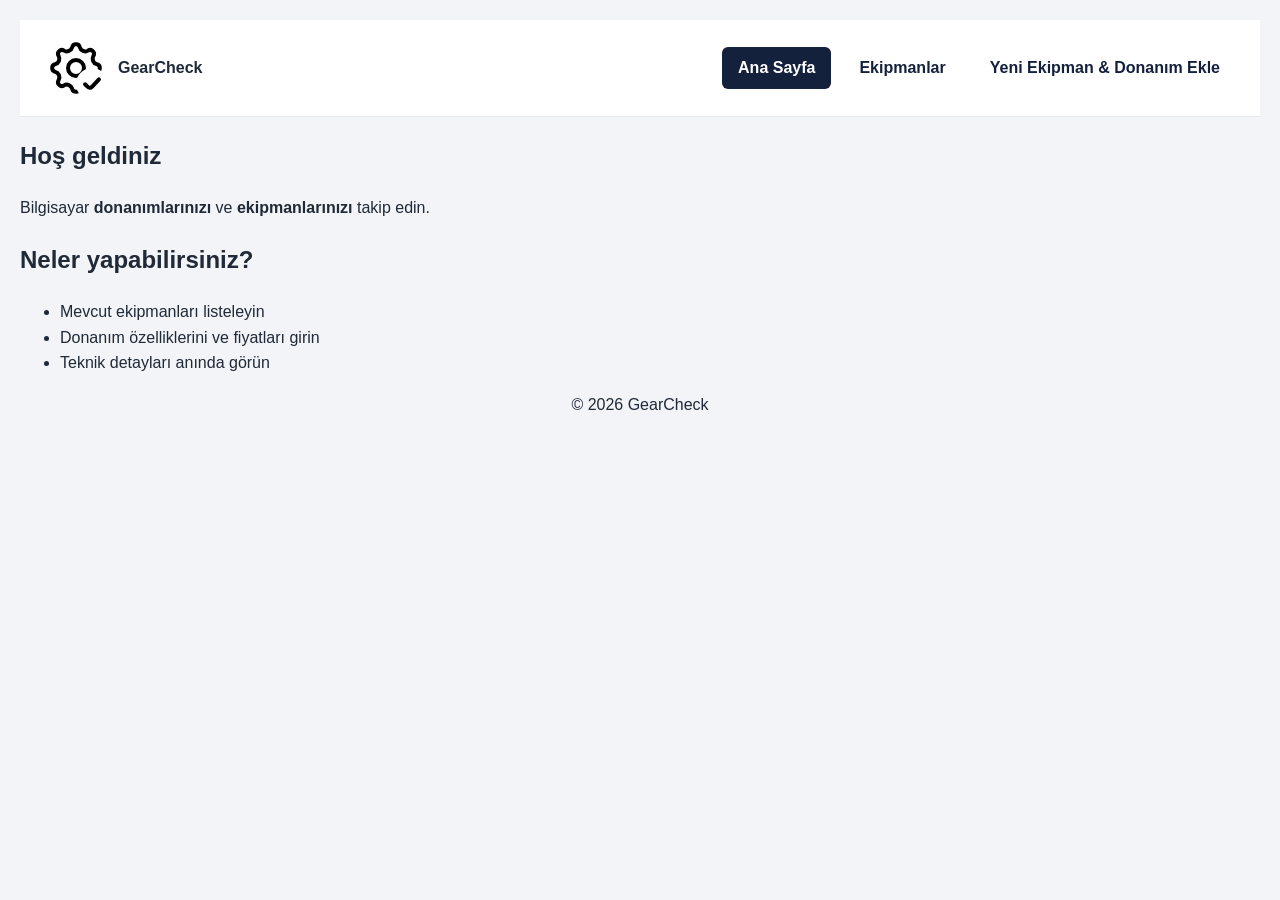
<file: Hafta01/index.html>
<!DOCTYPE html>
<html lang="tr">
<head>
    <meta charset="UTF-8">
    <meta name="viewport" content="width=device-width, initial-scale=1.0">
    <title>GearCheck - Donanım & Ekipman Rehberi<</title>
    <link rel="stylesheet" href="css/stil.css">
</head>
<body>
    <header>
        <a href="index.html" class="logo-link" style="display: flex; align-items: center; gap: 10px; text-decoration: none; color: inherit;">
            <img src="images/gear-check.svg" alt="GearCheck Logo" width="64">
            <strong>GearCheck</strong>
        </a>
        <nav>
            <ul>
                <li><a href="index.html" class="aktif">Ana Sayfa</a></li>
                <li><a href="ekipmanlar.html">Ekipmanlar</a></li>
                <li><a href="ekipman-ekle.html">Yeni Ekipman & Donanım Ekle</a></li>
            </ul>
        </nav>
    </header>

    <main>
        <section id="tanitim">
            <h2>Hoş geldiniz</h2>
            <p>Bilgisayar <strong>donanımlarınızı</strong> ve <strong>ekipmanlarınızı</strong> takip edin.</p>
        </section>

        <section id="ozellikler">
            <h2>Neler yapabilirsiniz?</h2>
            <ul class="ozellik-listesi">
                <li>Mevcut ekipmanları listeleyin</li>
                <li>Donanım özelliklerini ve fiyatları girin</li>
                <li>Teknik detayları <span class="vurgu">anında</span> görün</li>
            </ul>
        </section>
    </main>

    <footer>
        <p>&copy; 2026 GearCheck</p>
    </footer>
</body>
</html>
</file>
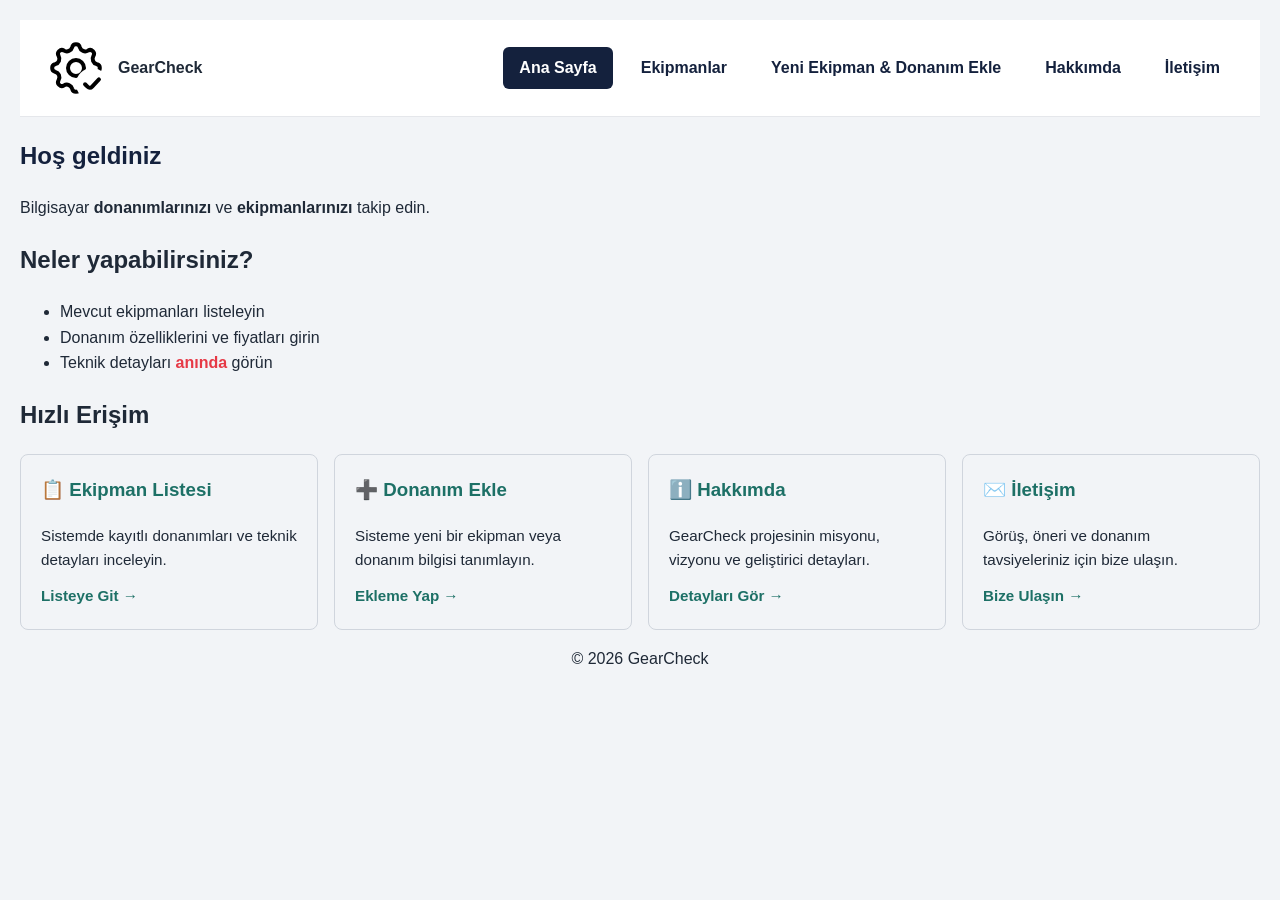
<file: Hafta02/index.html>
<!DOCTYPE html>
<html lang="tr">
<head>
    <meta charset="UTF-8">
    <meta name="viewport" content="width=device-width, initial-scale=1.0">
    <title>GearCheck - Donanım & Ekipman Rehberi</title>
    <link rel="stylesheet" href="css/stil.css">
</head>
<body>
    <header>
        <a href="index.html" class="logo-link" style="display: flex; align-items: center; gap: 10px; text-decoration: none; color: inherit;">
            <img src="images/gear-check.svg" alt="GearCheck Logo" width="64">
            <strong>GearCheck</strong>
        </a>
        <nav>
            <ul>
                <li><a href="index.html" class="aktif">Ana Sayfa</a></li>
                <li><a href="ekipmanlar.html">Ekipmanlar</a></li>
                <li><a href="ekipman-ekle.html">Yeni Ekipman & Donanım Ekle</a></li>
                <li><a href="hakkimda.html">Hakkımda</a></li>
                <li><a href="iletisim.html">İletişim</a></li>
            </ul>
        </nav>
    </header>

    <main>
        <section id="tanitim">
            <h1>Hoş geldiniz</h1>
            <p>Bilgisayar <strong>donanımlarınızı</strong> ve <strong>ekipmanlarınızı</strong> takip edin.</p>
        </section>

        <section id="ozellikler">
            <h2>Neler yapabilirsiniz?</h2>
            <ul class="ozellik-listesi">
                <li>Mevcut ekipmanları listeleyin</li>
                <li>Donanım özelliklerini ve fiyatları girin</li>
                <li>Teknik detayları <span class="vurgu">anında</span> görün</li>
            </ul>
        </section>
        <section id="hizli-erisim">
            <h2>Hızlı Erişim</h2>
            <div class="stats-grid">
                <div class="stat-card" style="text-align: left;">
                    <h3 style="margin-top: 0; color: var(--baglanti-renk, #1D7066);">📋 Ekipman Listesi</h3>
                    <p>Sistemde kayıtlı donanımları ve teknik detayları inceleyin.</p>
                    <p style="margin-top: 12px;"><a href="ekipmanlar.html" style="color: var(--baglanti-renk, #1D7066); font-weight: bold; text-decoration: none;">Listeye Git →</a></p>
                </div>
                <div class="stat-card" style="text-align: left;">
                    <h3 style="margin-top: 0; color: var(--baglanti-renk, #1D7066);">➕ Donanım Ekle</h3>
                    <p>Sisteme yeni bir ekipman veya donanım bilgisi tanımlayın.</p>
                    <p style="margin-top: 12px;"><a href="ekipman-ekle.html" style="color: var(--baglanti-renk, #1D7066); font-weight: bold; text-decoration: none;">Ekleme Yap →</a></p>
                </div>
                <div class="stat-card" style="text-align: left;">
                    <h3 style="margin-top: 0; color: var(--baglanti-renk, #1D7066);">ℹ️ Hakkımda</h3>
                    <p>GearCheck projesinin misyonu, vizyonu ve geliştirici detayları.</p>
                    <p style="margin-top: 12px;"><a href="hakkimda.html" style="color: var(--baglanti-renk, #1D7066); font-weight: bold; text-decoration: none;">Detayları Gör →</a></p>
                </div>

                <div class="stat-card" style="text-align: left;">
                    <h3 style="margin-top: 0; color: var(--baglanti-renk, #1D7066);">✉️ İletişim</h3>
                    <p>Görüş, öneri ve donanım tavsiyeleriniz için bize ulaşın.</p>
                    <p style="margin-top: 12px;"><a href="iletisim.html" style="color: var(--baglanti-renk, #1D7066); font-weight: bold; text-decoration: none;">Bize Ulaşın →</a></p>
                </div>
            </div>
        </section>

    </main>

    <footer>
        <p>&copy; 2026 GearCheck</p>
    </footer>
</body>
</html>
</file>
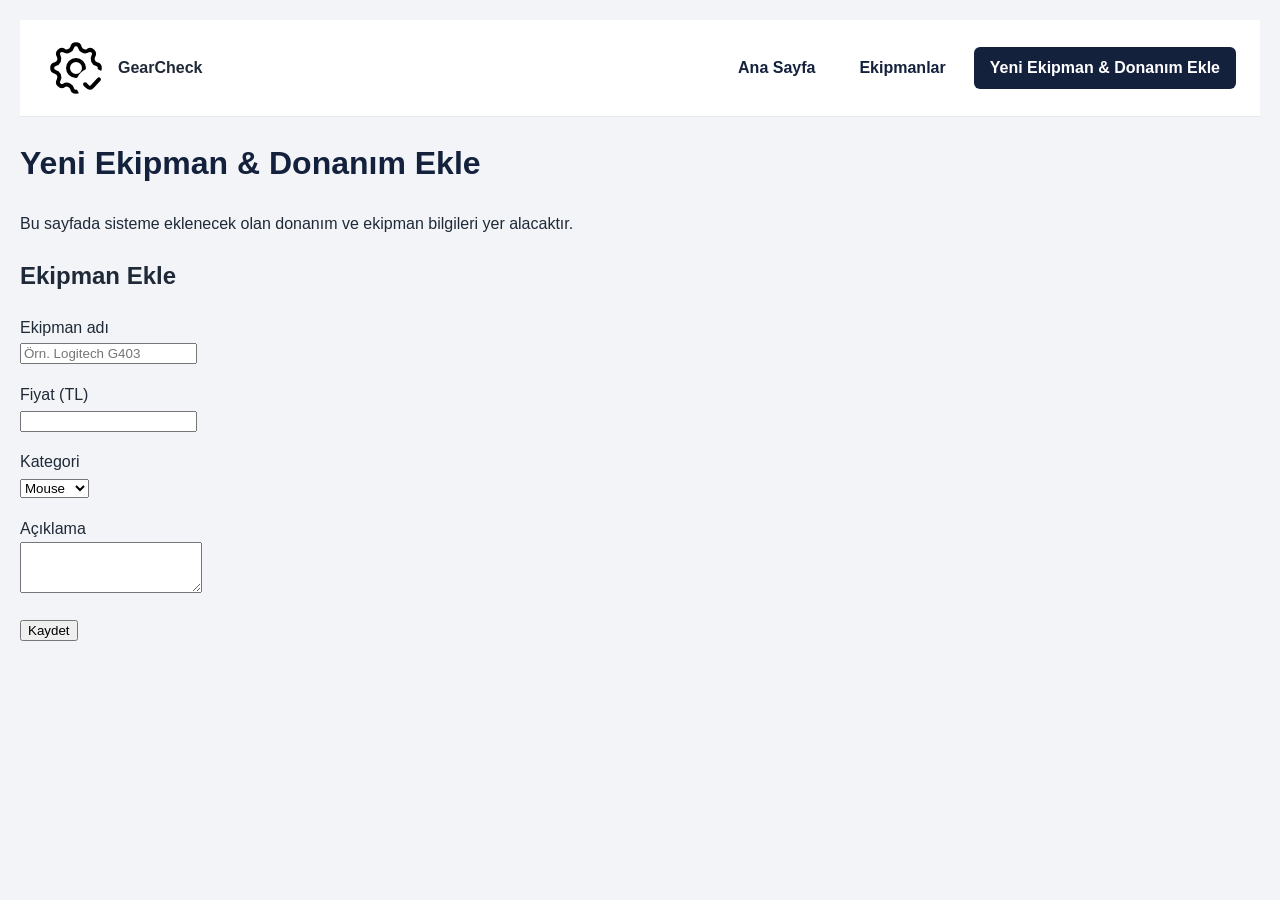
<file: Hafta01/ekipman-ekle.html>
<!DOCTYPE html>
<html lang="tr">
<head>
    <meta charset="UTF-8">
    <meta name="viewport" content="width=device-width, initial-scale=1.0">
    <title>GearCheck - Donanım & Ekipman Rehberi</title>
    <link rel="stylesheet" href="css/stil.css">
</head>
<body>
    <header>
        <a href="index.html" style="display: flex; align-items: center; gap: 10px; text-decoration: none; color: inherit;">
            <img src="images/gear-check.svg" alt="GearCheck Logo" width="64">
            <strong>GearCheck</strong>
        </a>
        <nav>
            <ul>
                <li><a href="index.html">Ana Sayfa</a></li>
                <li><a href="ekipmanlar.html">Ekipmanlar</a></li>
                <li><a href="ekipman-ekle.html" class="aktif">Yeni Ekipman & Donanım Ekle</a></li>
            </ul>
        </nav>
    </header>
    <h1>Yeni Ekipman & Donanım Ekle</h1>
    <p>Bu sayfada sisteme eklenecek olan donanım ve ekipman bilgileri yer alacaktır.</p>
    <main>
    <h2>Ekipman Ekle</h2>

    <form id="ekipmanFormu">
    <p>
      <label for="ekipmanAdi">Ekipman adı</label><br>
      <input type="text" id="ekipmanAdi" name="ekipmanAdi" placeholder="Örn. Logitech G403" required>
    </p>

    <p>
      <label for="fiyat">Fiyat (TL)</label><br>
      <input type="number" id="fiyat" name="fiyat" min="0" required>
    </p>

    <p>
      <label for="kategori">Kategori</label><br>
      <select id="kategori" name="kategori">
        <option value="mouse">Mouse</option>
        <option value="kulaklik">Kulaklık</option>
        <option value="klavye">Klavye</option>
      </select>
    </p>

    <p>
      <label for="aciklama">Açıklama</label><br>
      <textarea id="aciklama" name="aciklama" rows="3"></textarea>
    </p>

    <button type="submit">Kaydet</button>
    </form>
    </main>

    
</body>
</html>
</file>
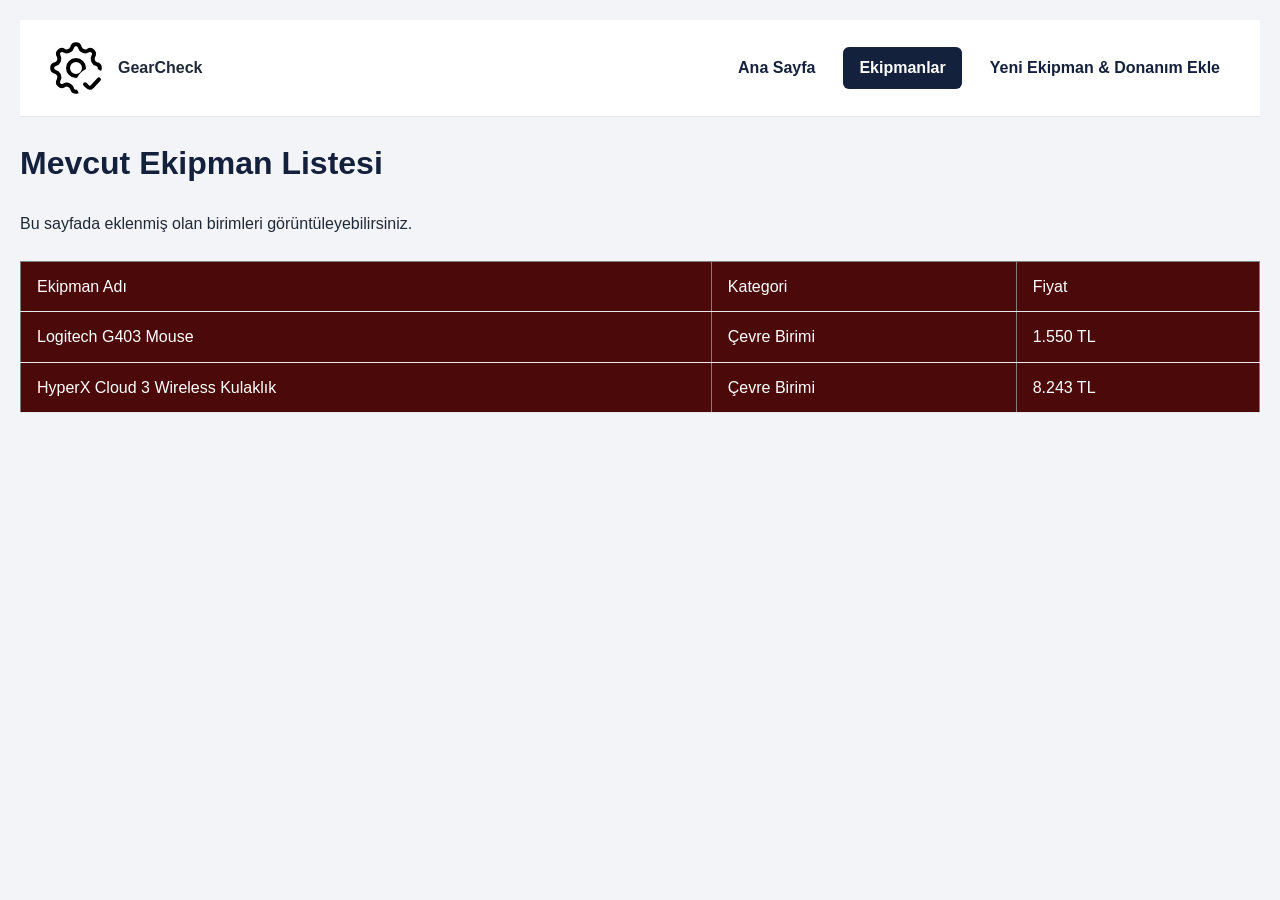
<file: Hafta01/ekipmanlar.html>
<!DOCTYPE html>
<html lang="tr">
<head>
    <meta charset="UTF-8">
    <meta name="viewport" content="width=device-width, initial-scale=1.0">
    <title>GearCheck - Donanım & Ekipman Rehberi</title>
    <link rel="stylesheet" href="css/stil.css">
</head>
<body>
    <header>
        <a href="index.html" style="display: flex; align-items: center; gap: 10px; text-decoration: none; color: inherit;">
            <img src="images/gear-check.svg" alt="GearCheck Logo" width="64">
            <strong>GearCheck</strong>
        </a>
        <nav>
            <ul>
                <li><a href="index.html">Ana Sayfa</a></li>
                <li><a href="ekipmanlar.html" class="aktif">Ekipmanlar</a></li>
                <li><a href="ekipman-ekle.html">Yeni Ekipman & Donanım Ekle</a></li>
            </ul>
        </nav>
    </header>
    <h1>Mevcut Ekipman Listesi</h1>
    <p>Bu sayfada eklenmiş olan birimleri görüntüleyebilirsiniz.</p>

    <table border="1">
        <tr>
            <td>Ekipman Adı</td>
            <td>Kategori</td>
            <td>Fiyat</td>
        </tr>
        <tr>
            <td>Logitech G403 Mouse</td>
            <td>Çevre Birimi</td>
            <td>1.550 TL</td>
        </tr>
        <tr>
            <td>HyperX Cloud 3 Wireless Kulaklık</td>
            <td>Çevre Birimi</td>
            <td>8.243 TL</td>
        </tr>
    </table>
</body>
</html>
</file>
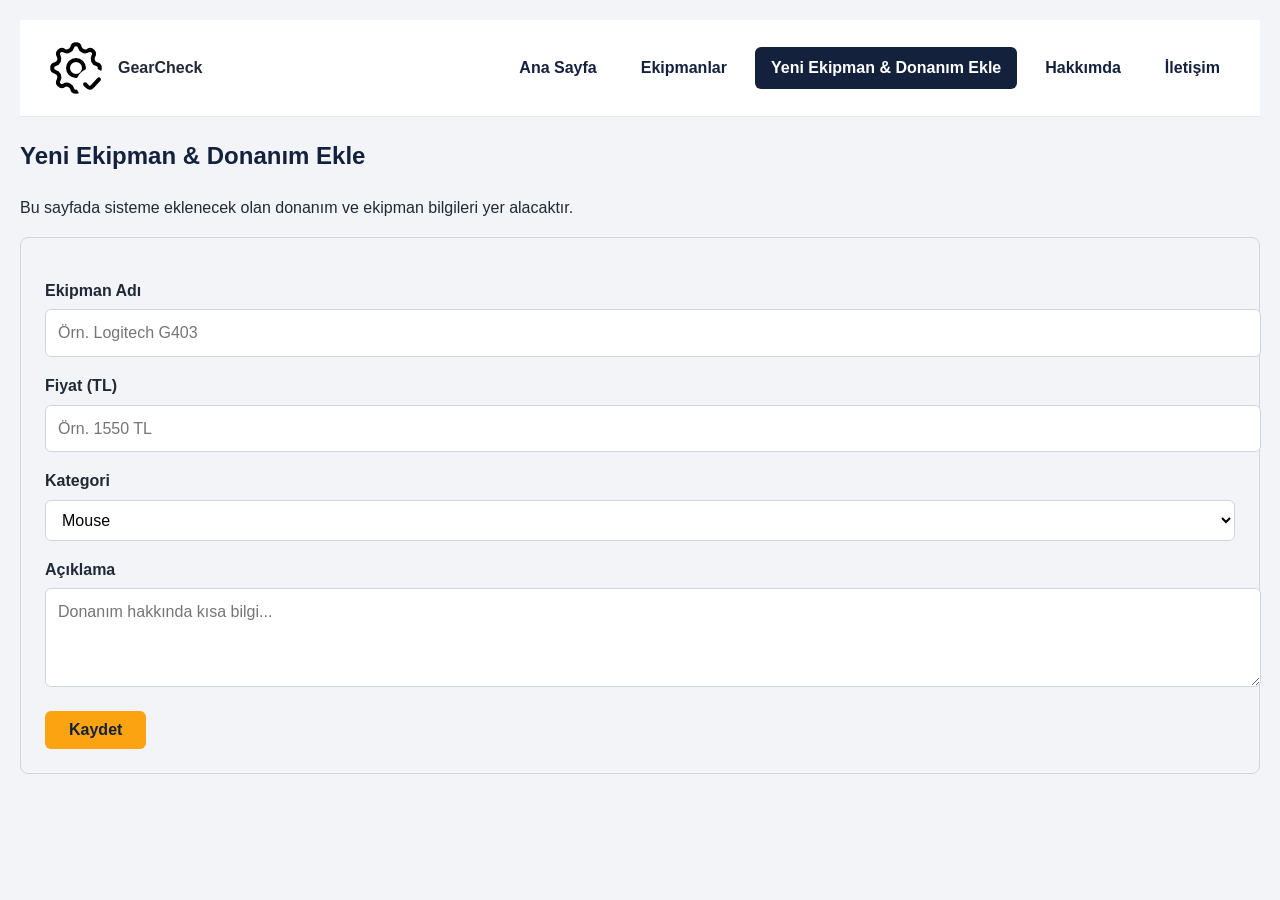
<file: Hafta02/ekipman-ekle.html>
<!DOCTYPE html>
<html lang="tr">
<head>
    <meta charset="UTF-8">
    <meta name="viewport" content="width=device-width, initial-scale=1.0">
    <title>GearCheck - Donanım & Ekipman Rehberi</title>
    <link rel="stylesheet" href="css/stil.css">
</head>
<body>
    <header>
        <a href="index.html" style="display: flex; align-items: center; gap: 10px; text-decoration: none; color: inherit;">
            <img src="images/gear-check.svg" alt="GearCheck Logo" width="64">
            <strong>GearCheck</strong>
        </a>
        <nav>
            <ul>
                <li><a href="index.html">Ana Sayfa</a></li>
                <li><a href="ekipmanlar.html">Ekipmanlar</a></li>
                <li><a href="ekipman-ekle.html" class="aktif">Yeni Ekipman & Donanım Ekle</a></li>
                <li><a href="hakkimda.html">Hakkımda</a></li>
                <li><a href="iletisim.html">İletişim</a></li>
            </ul>
        </nav>
    </header>
    <main>
        <section id="ekipman-ekle-alani">
            <h1>Yeni Ekipman & Donanım Ekle</h1>
            <p>Bu sayfada sisteme eklenecek olan donanım ve ekipman bilgileri yer alacaktır.</p>

            <form id="ekipmanFormu">
                <p>
                    <label for="ekipmanAdi">Ekipman Adı</label><br>
                    <input type="text" id="ekipmanAdi" name="ekipmanAdi" placeholder="Örn. Logitech G403" required>
                </p>

                <p>
                    <label for="fiyat">Fiyat (TL)</label><br>
                    <input type="number" id="fiyat" name="fiyat" min="0" placeholder="Örn. 1550 TL" required>
                </p>

                <p>
                    <label for="kategori">Kategori</label><br>
                    <select id="kategori" name="kategori">
                        <option value="mouse">Mouse</option>
                        <option value="kulaklik">Kulaklık</option>
                        <option value="klavye">Klavye</option>
                        <option value="islemci">İşlemci</option>
                        <option value="ekran-karti">Ekran Kartı</option>
                        <option value="diger">Diğer</option>
                    </select>
                </p>

                <p>
                    <label for="aciklama">Açıklama</label><br>
                    <textarea id="aciklama" name="aciklama" rows="3" placeholder="Donanım hakkında kısa bilgi..."></textarea>
                </p>

                <button type="submit">Kaydet</button>
            </form>
        </section>
    </main>


    
</body>
</html>
</file>
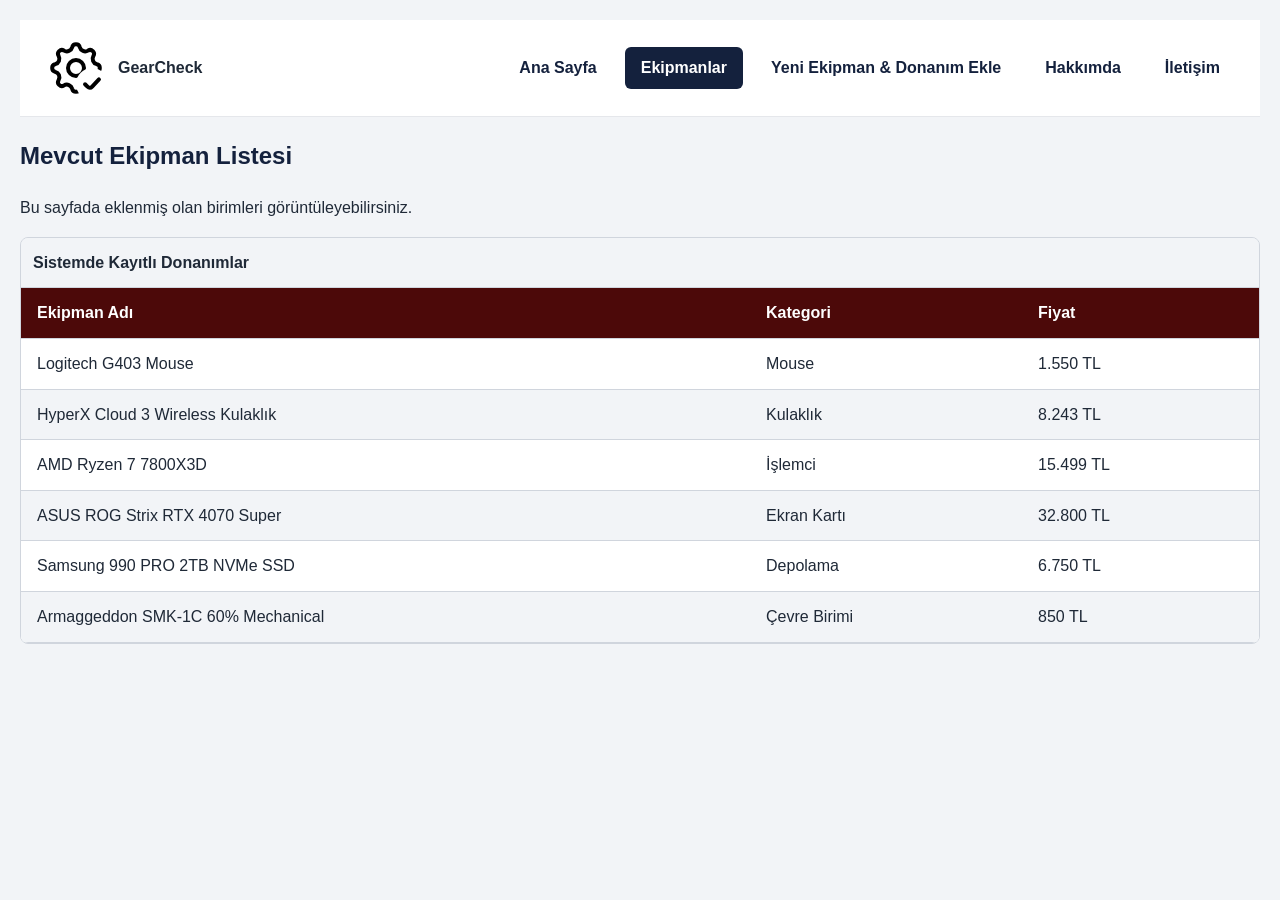
<file: Hafta02/ekipmanlar.html>
<!DOCTYPE html>
<html lang="tr">
<head>
    <meta charset="UTF-8">
    <meta name="viewport" content="width=device-width, initial-scale=1.0">
    <title>GearCheck - Donanım & Ekipman Rehberi</title>
    <link rel="stylesheet" href="css/stil.css">
</head>
<body>
    <header>
        <a href="index.html" style="display: flex; align-items: center; gap: 10px; text-decoration: none; color: inherit;">
            <img src="images/gear-check.svg" alt="GearCheck Logo" width="64">
            <strong>GearCheck</strong>
        </a>
        <nav>
            <ul>
                <li><a href="index.html">Ana Sayfa</a></li>
                <li><a href="ekipmanlar.html" class="aktif">Ekipmanlar</a></li>
                <li><a href="ekipman-ekle.html">Yeni Ekipman & Donanım Ekle</a></li>
                <li><a href="hakkimda.html">Hakkımda</a></li>
                <li><a href="iletisim.html">İletişim</a></li>
            </ul>
        </nav>
    </header>
        <main>
        <section id="ekipman-listesi">
            <h1>Mevcut Ekipman Listesi</h1>
            <p>Bu sayfada eklenmiş olan birimleri görüntüleyebilirsiniz.</p>

            <div class="tablo-kutu">
                <table>
                    <caption>Sistemde Kayıtlı Donanımlar</caption>
                    <thead>
                        <tr>
                            <th>Ekipman Adı</th>
                            <th>Kategori</th>
                            <th>Fiyat</th>
                        </tr>
                    </thead>
                    <tbody>
                        <tr>
                            <td>Logitech G403 Mouse</td>
                            <td>Mouse</td>
                            <td>1.550 TL</td>
                        </tr>
                        <tr>
                            <td>HyperX Cloud 3 Wireless Kulaklık</td>
                            <td>Kulaklık</td>
                            <td>8.243 TL</td>
                        </tr>
                        <tr>
                            <td>AMD Ryzen 7 7800X3D</td>
                            <td>İşlemci</td>
                            <td>15.499 TL</td>
                        </tr>
                        <tr>
                            <td>ASUS ROG Strix RTX 4070 Super</td>
                            <td>Ekran Kartı</td>
                            <td>32.800 TL</td>
                        </tr>
                        <tr>
                            <td>Samsung 990 PRO 2TB NVMe SSD</td>
                            <td>Depolama</td>
                            <td>6.750 TL</td>
                        </tr>
                        <tr>
                            <td>Armaggeddon SMK-1C 60% Mechanical</td>
                            <td>Çevre Birimi</td>
                            <td>850 TL</td>
                        </tr>

                    </tbody>
                </table>
            </div>
        </section>
    </main>

</body>
</html>
</file>
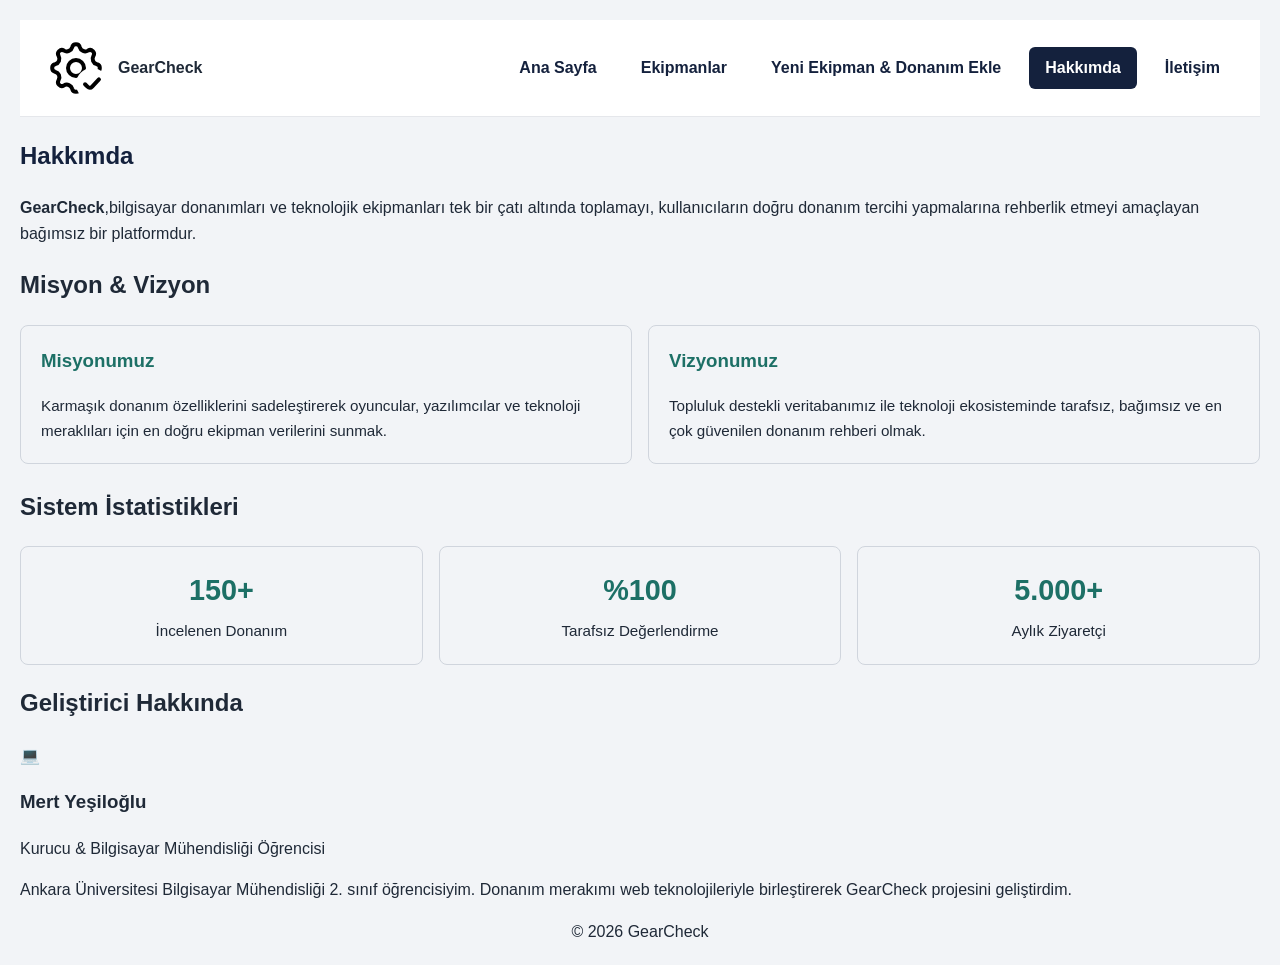
<file: Hafta02/hakkimda.html>
<!DOCTYPE html>
<html lang="tr">
<head>
    <meta charset="UTF-8">
    <meta name="viewport" content="width=device-width, initial-scale=1.0">
    <title>GearCheck - Donanım & Ekipman Rehberi</title>
    <link rel="stylesheet" href="css/stil.css">
</head>
<body>
    <header>
        <a href="index.html" class="logo-link" style="display: flex; align-items: center; gap: 10px; text-decoration: none; color: inherit;">
            <img src="images/gear-check.svg" alt="GearCheck Logo" width="64">
            <strong>GearCheck</strong>
        </a>
        <nav>
            <ul>
                <li><a href="index.html">Ana Sayfa</a></li>
                <li><a href="ekipmanlar.html">Ekipmanlar</a></li>
                <li><a href="ekipman-ekle.html">Yeni Ekipman & Donanım Ekle</a></li>
                <li><a href="hakkimda.html" class="aktif">Hakkımda</a></li>
                <li><a href="iletisim.html">İletişim</a></li>
            </ul>
        </nav>
    </header>

    <main>
        <section id="tanitim">
            <h1>Hakkımda</h1>
            <p><strong>GearCheck</strong>,bilgisayar donanımları ve teknolojik ekipmanları tek bir çatı altında toplamayı, kullanıcıların doğru donanım tercihi yapmalarına rehberlik etmeyi amaçlayan bağımsız bir platformdur.</p>
        </section>
        <section id="ozellikler">
            <h2>Misyon & Vizyon</h2>
            <div class="stats-grid">
                <div class="stat-card" style="text-align: left;">
                    <h3 style="margin-top: 0; color: var(--baglanti-renk, #1D7066);">Misyonumuz</h3>
                    <p>Karmaşık donanım özelliklerini sadeleştirerek oyuncular, yazılımcılar ve teknoloji meraklıları için en doğru ekipman verilerini sunmak.</p>
                </div>
                <div class="stat-card" style="text-align: left;">
                    <h3 style="margin-top: 0; color: var(--baglanti-renk, #1D7066);">Vizyonumuz</h3>
                    <p>Topluluk destekli veritabanımız ile teknoloji ekosisteminde tarafsız, bağımsız ve en çok güvenilen donanım rehberi olmak.</p>
                </div>
            </div>
        </section>
        <section id="istatistikler">
            <h2>Sistem İstatistikleri</h2>
            <div class="stats-grid">
                <div class="stat-card">
                    <h2>150+</h2>
                    <p>İncelenen Donanım</p>
                </div>
                <div class="stat-card">
                    <h2>%100</h2>
                    <p>Tarafsız Değerlendirme</p>
                </div>
                <div class="stat-card">
                    <h2>5.000+</h2>
                    <p>Aylık Ziyaretçi</p>
                </div>
            </div>
        </section>
        <section id="gelistirici">
            <h2>Geliştirici Hakkında</h2>
            <div class="team-card">
                <div class="avatar-placeholder">💻</div>
                <div class="team-info">
                    <h3>Mert Yeşiloğlu</h3>
                    <span class="role">Kurucu & Bilgisayar Mühendisliği Öğrencisi</span>
                    <p>Ankara Üniversitesi Bilgisayar Mühendisliği 2. sınıf öğrencisiyim. Donanım merakımı web teknolojileriyle birleştirerek GearCheck projesini geliştirdim.</p>
                </div>
            </div>
        </section>


    </main>

    <footer>
        <p>&copy; 2026 GearCheck</p>
    </footer>
</body>
</html>
</file>
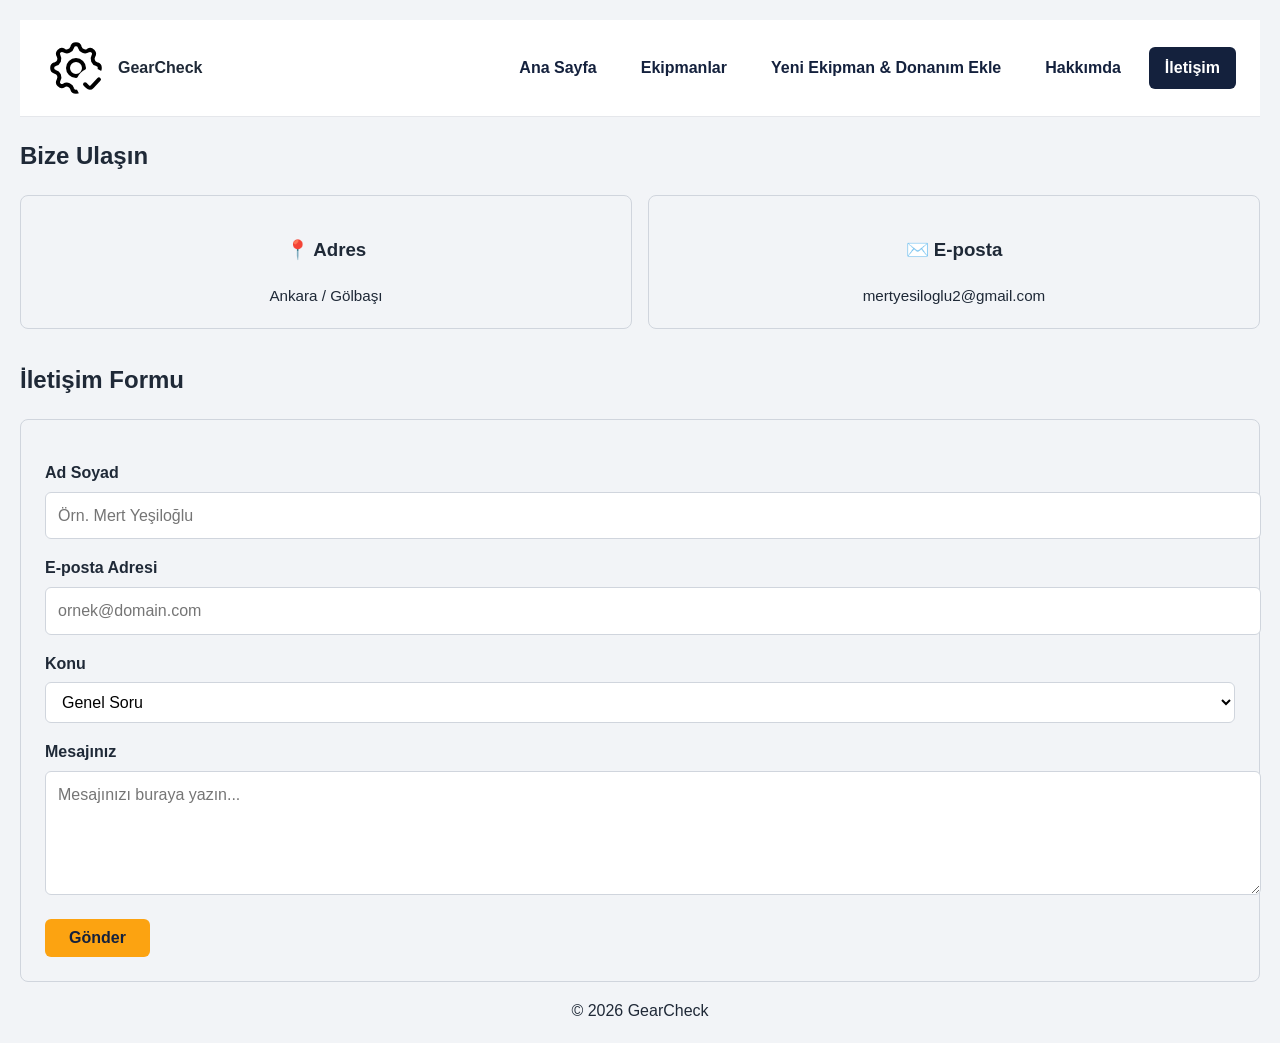
<file: Hafta02/iletisim.html>
<!DOCTYPE html>
<html lang="tr">
<head>
    <meta charset="UTF-8">
    <meta name="viewport" content="width=device-width, initial-scale=1.0">
    <title>GearCheck - Donanım & Ekipman Rehberi</title>
    <link rel="stylesheet" href="css/stil.css">
</head>
<body>
    <header>
        <a href="index.html" class="logo-link" style="display: flex; align-items: center; gap: 10px; text-decoration: none; color: inherit;">
            <img src="images/gear-check.svg" alt="GearCheck Logo" width="64">
            <strong>GearCheck</strong>
        </a>
        <nav>
            <ul>
                <li><a href="index.html">Ana Sayfa</a></li>
                <li><a href="ekipmanlar.html">Ekipmanlar</a></li>
                <li><a href="ekipman-ekle.html">Yeni Ekipman & Donanım Ekle</a></li>
                <li><a href="hakkimda.html">Hakkımda</a></li>
                <li><a href="iletisim.html" class="aktif">İletişim</a></li>
            </ul>
        </nav>
    </header>

    <main>
                <section id="iletisim-bilgileri">
            <h2>Bize Ulaşın</h2>
            <div class="stats-grid">
                <div class="stat-card">
                    <h3>📍 Adres</h3>
                    <p>Ankara / Gölbaşı</p>
                </div>
                <div class="stat-card">
                    <h3>✉️ E-posta</h3>
                    <p>mertyesiloglu2@gmail.com</p>
                </div>
            </div>
        </section>

        <section id="iletisim-formu-alani">
            <h2>İletişim Formu</h2>
            <form id="iletisimformu">
                <p>
                    <label for="adSoyad">Ad Soyad</label><br>
                    <input type="text" id="adSoyad" name="adSoyad" placeholder="Örn. Mert Yeşiloğlu" required>
                </p>
                <p>
                    <label for="eposta">E-posta Adresi</label><br>
                    <input type="email" id="eposta" name="eposta" placeholder="ornek@domain.com" required>
                </p>
                <p>
                    <label for="konu">Konu</label><br>
                    <select id="konu" name="konu">
                        <option value="genel">Genel Soru</option>
                        <option value="donanim">Donanım Önerisi</option>
                        <option value="hata">Hata Bildirimi</option>
                    </select>
                </p>
                <p>
                    <label for="mesaj">Mesajınız</label><br>
                    <textarea id="mesaj" name="mesaj" rows="4" placeholder="Mesajınızı buraya yazın..." required></textarea>
                </p>
                <button type="submit">Gönder</button>
            </form>
        </section>

    </main>

    <footer>
        <p>&copy; 2026 GearCheck</p>
    </footer>
</body>
</html>
</file>
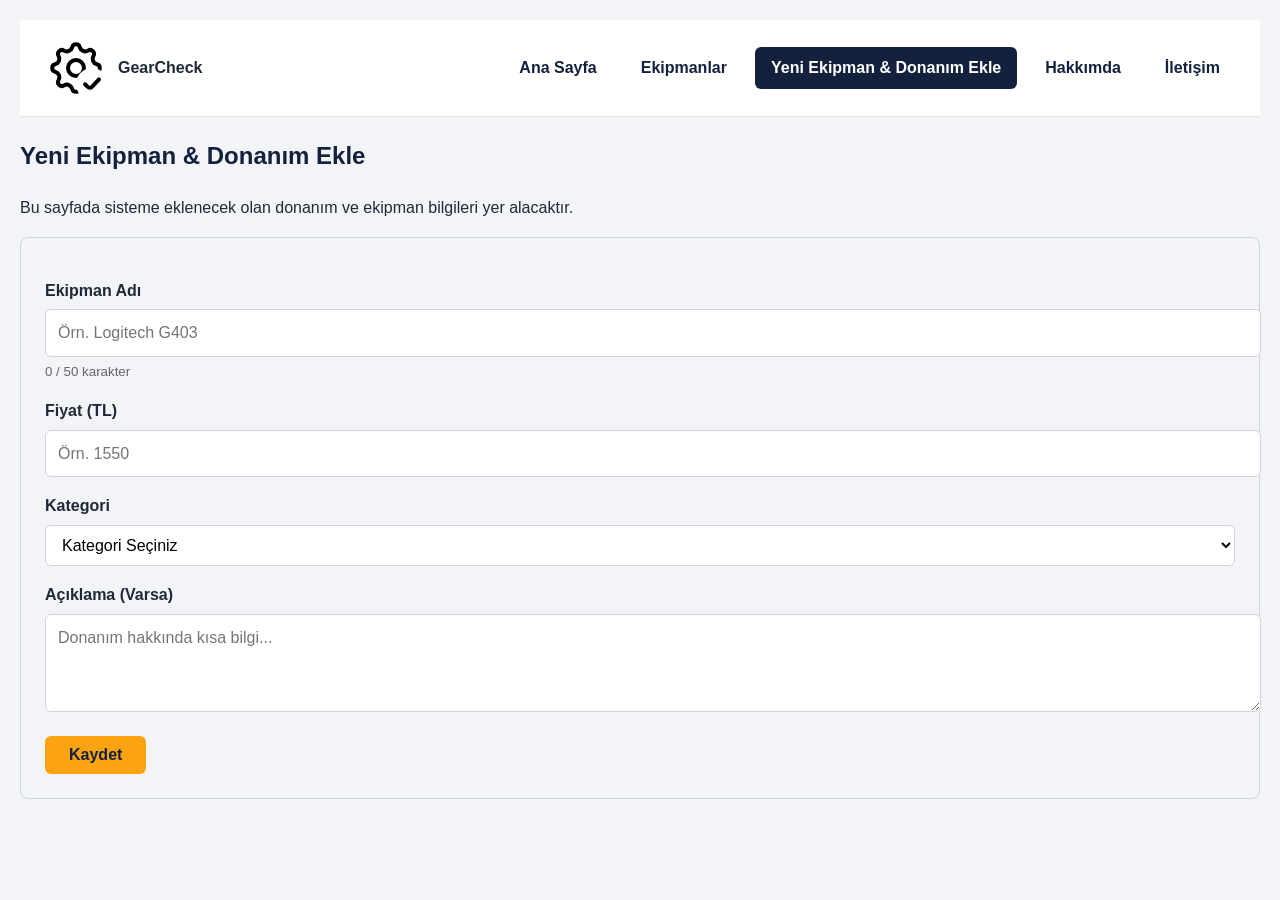
<file: Hafta03/ekipman-ekle.html>
<!DOCTYPE html>
<html lang="tr">
<head>
    <meta charset="UTF-8">
    <meta name="viewport" content="width=device-width, initial-scale=1.0">
    <title>GearCheck - Donanım & Ekipman Rehberi</title>
    <link rel="stylesheet" href="css/stil.css">
</head>
<body>
    <header>
        <a href="index.html" style="display: flex; align-items: center; gap: 10px; text-decoration: none; color: inherit;">
            <img src="images/gear-check.svg" alt="GearCheck Logo" width="64">
            <strong>GearCheck</strong>
        </a>
        <nav>
            <ul>
                <li><a href="index.html">Ana Sayfa</a></li>
                <li><a href="ekipmanlar.html">Ekipmanlar</a></li>
                <li><a href="ekipman-ekle.html" class="aktif">Yeni Ekipman & Donanım Ekle</a></li>
                <li><a href="hakkimda.html">Hakkımda</a></li>
                <li><a href="iletisim.html">İletişim</a></li>
            </ul>
        </nav>
    </header>
    <main>
        <section id="ekipman-ekle-alani">
            <h1>Yeni Ekipman & Donanım Ekle</h1>
            <p>Bu sayfada sisteme eklenecek olan donanım ve ekipman bilgileri yer alacaktır.</p>

            <form id="ekipmanFormu">
                <p>
                    <label for="ekipmanAdi">Ekipman Adı</label><br>
                    <input type="text" id="ekipmanAdi" name="ekipmanAdi" placeholder="Örn. Logitech G403">
                    <small id="karakterSayaci" style="color: #666; display: block; margin-top: 4px;">0 / 50 karakter</small>
                </p>

                <p>
                    <label for="fiyat">Fiyat (TL)</label><br>
                    <input type="number" id="fiyat" name="fiyat" placeholder="Örn. 1550">
                </p>

                <p>
                    <label for="kategori">Kategori</label><br>
                    <select id="kategori" name="kategori">
                        <option value="">Kategori Seçiniz</option>
                        <option value="mouse">Mouse</option>
                        <option value="kulaklik">Kulaklık</option>
                        <option value="klavye">Klavye</option>
                        <option value="islemci">İşlemci</option>
                        <option value="ekran-karti">Ekran Kartı</option>
                        <option value="diger">Diğer</option>
                    </select>
                </p>

                <p>
                    <label for="aciklama">Açıklama (Varsa)</label><br>
                    <textarea id="aciklama" name="aciklama" rows="3" placeholder="Donanım hakkında kısa bilgi..."></textarea>
                </p>

                <button type="submit">Kaydet</button>
            </form>
        </section>
    </main>


<script src="javascript/script.js"></script>  
</body>
</html>
</file>
<file: Hafta01/css/stil.css>
:root {
  --ana-renk: #14213d;
  --vurgu-renk: #fca311;
  --zemin: #f2f4f7;
  --metin: #1f2937;
}

body {
  font-family: "Segoe UI", Arial, sans-serif;
  color: var(--metin);
  background-color: var(--zemin);
  margin: 20px;
  line-height: 1.6;
}

h1 {
  color: var(--ana-renk);
}

a {
  color: var(--ana-renk);
  text-decoration: none;
  font-weight: bold;
}

a:hover {
  color: var(--vurgu-renk);
  text-decoration: underline;
}

header {
  display: flex;
  justify-content: space-between;
  align-items: center;
  padding: 16px 24px;
  background-color: #ffffff;
  border-bottom: 1px solid #e5e7eb;           
}

nav ul {
  display: flex;
  gap: 12px;
  list-style: none;
  padding: 0;
  margin: 0;
}

nav a {
  display: block;
  padding: 8px 16px;
  text-decoration: none;
  color: #14213d;
  font-weight: bold;
  border-radius: 6px;
}

nav a:hover {
  background-color: #fca311;
  color: white;
}

nav a.aktif {
  background-color: #14213d;
  color: white;
}


table{
  width: 100%;
  border-collapse: collapse;
  margin-top: 24px;
}

tr, td {
  padding: 12px 16px;
  text-align: left;
  border-bottom: 1px solid #e5e7eb;
}

tr {
  background-color: #4c0909;
  color: white;
}

footer {
  text-align: center;
  font-size: 1.0rem;
}
</file>
<file: Hafta02/css/stil.css>
:root {
  --ana-renk: #14213d;
  --vurgu-renk: #fca311;
  --zemin: #f2f4f7;
  --metin: #1f2937;
}

body {
  font-family: "Segoe UI", Arial, sans-serif;
  color: var(--metin);
  background-color: var(--zemin);
  margin: 20px;
  line-height: 1.6;
}

h1 {
  color: var(--ana-renk);
}

a {
  color: var(--ana-renk);
  text-decoration: none;
  font-weight: bold;
}

a:hover {
  color: var(--vurgu-renk);
  text-decoration: underline;
}

header {
  display: flex;
  justify-content: space-between;
  align-items: center;
  padding: 16px 24px;
  background-color: #ffffff;
  border-bottom: 1px solid #e5e7eb;           
}

nav ul {
  display: flex;
  gap: 12px;
  list-style: none;
  padding: 0;
  margin: 0;
}

nav a {
  display: block;
  padding: 8px 16px;
  text-decoration: none;
  color: #14213d;
  font-weight: bold;
  border-radius: 6px;
}

nav a:hover {
  background-color: #fca311;
  color: white;
}

nav a.aktif {
  background-color: #14213d;
  color: white;
}


.tablo-kutu {
    overflow-x: auto;
    margin-top: 16px;
    border-radius: 8px;
    border: 1px solid var(--kenar, #D0D5DD);
}

table {
    width: 100%;
    border-collapse: collapse;
    background-color: #ffffff;
}

caption {
    text-align: left;
    font-weight: bold;
    padding: 12px;
    color: var(--metin, #1F2937);
    background-color: var(--zemin, #F2F4F7);
    border-bottom: 1px solid var(--kenar, #D0D5DD);
}

th, td {
    padding: 12px 16px;
    text-align: left;
    border-bottom: 1px solid var(--kenar, #D0D5DD);
}

th {
    background-color: #4c0909;
    color: #ffffff;
    font-weight: 600;
}

tbody tr:nth-child(even) {
    background-color: var(--zemin, #F2F4F7);
}

tbody tr:hover {
    background-color: #e5e7eb;
}


footer {
  text-align: center;
  font-size: 1.0rem;
}

.vurgu {
    color: #e63946;
    font-weight: bold;
}

#istatistikler {
    margin-top: 24px;
}

.stats-grid {
    display: flex;
    gap: 16px;
    margin-top: 16px;
}

.stat-card {
    flex: 1;
    background-color: var(--zemin, #F2F4F7);
    border: 1px solid var(--kenar, #D0D5DD);
    border-radius: 8px;
    padding: 20px;
    text-align: center;
}

.stat-card h2 {
    color: var(--baglanti-renk, #1D7066);
    font-size: 1.8rem;
    margin: 0 0 6px 0;
}

.stat-card p {
    color: var(--metin, #1F2937);
    font-size: 0.95rem;
    margin: 0;
}

#iletisim-formu-alani {
    margin-top: 32px;
}

#iletisimformu {
    background-color: var(--zemin, #F2F4F7);
    border: 1px solid var(--kenar, #D0D5DD);
    border-radius: 8px;
    padding: 24px;
    margin-top: 16px;
}

#iletisimformu label {
    font-weight: 600;
    color: var(--metin, #1F2937);
    display: inline-block;
    margin-bottom: 6px;
}

#iletisimformu input[type="text"],
#iletisimformu input[type="email"],
#iletisimformu select,
#iletisimformu textarea {
    width: 100%;
    padding: 10px 12px;
    border: 1px solid var(--kenar, #D0D5DD);
    border-radius: 6px;
    font: inherit;
    background-color: #ffffff;
}

#iletisimformu input:focus,
#iletisimformu select:focus,
#iletisimformu textarea:focus {
    outline: 2px solid var(--vurgu-renk, #FCA311);
    border-color: transparent;
}

#iletisimformu button {
    padding: 10px 24px;
    border: none;
    border-radius: 6px;
    background-color: var(--vurgu-renk, #FCA311);
    color: var(--ana-renk, #14213D);
    font-weight: bold;
    cursor: pointer;
    font-size: 1rem;
}

#iletisimformu button:hover {
    background-color: var(--baglanti-renk, #1D7066);
    color: #ffffff;
}

#ekipman-ekle-alani {
    margin-top: 16px;
}

#ekipmanFormu {
    background-color: var(--zemin, #F2F4F7);
    border: 1px solid var(--kenar, #D0D5DD);
    border-radius: 8px;
    padding: 24px;
    margin-top: 16px;
}

#ekipmanFormu label {
    font-weight: 600;
    color: var(--metin, #1F2937);
    display: inline-block;
    margin-bottom: 6px;
}

#ekipmanFormu input[type="text"],
#ekipmanFormu input[type="number"],
#ekipmanFormu select,
#ekipmanFormu textarea {
    width: 100%;
    padding: 10px 12px;
    border: 1px solid var(--kenar, #D0D5DD);
    border-radius: 6px;
    font: inherit;
    background-color: #ffffff;
}

#ekipmanFormu input:focus,
#ekipmanFormu select:focus,
#ekipmanFormu textarea:focus {
    outline: 2px solid var(--vurgu-renk, #FCA311);
    border-color: transparent;
}

#ekipmanFormu button {
    padding: 10px 24px;
    border: none;
    border-radius: 6px;
    background-color: var(--vurgu-renk, #FCA311);
    color: var(--ana-renk, #14213D);
    font-weight: bold;
    cursor: pointer;
    font-size: 1rem;
}

#ekipmanFormu button:hover {
    background-color: var(--baglanti-renk, #1D7066);
    color: #ffffff;
}

@media (max-width: 768px) {
    header {
        flex-direction: column;
        align-items: center;
        text-align: center;
        gap: 16px;
        padding: 16px 12px;
    }

    nav {
        width: 100%;
    }

    nav ul {
        flex-direction: column;
        align-items: stretch;
        gap: 8px;
        width: 100%;
        padding: 0;
    }

    nav a {
        display: block;
        text-align: center;
        padding: 10px 14px;
        width: 100%;
        box-sizing: border-box;
    }

    .stats-grid {
        flex-direction: column;
        width: 100%;
    }

    .stat-card {
        width: 100%;
        box-sizing: border-box;
        margin: 0;
    }

    .team-card {
        flex-direction: column;
        text-align: center;
        box-sizing: border-box;
        width: 100%;
    }

    .container, main {
        padding-left: 12px;
        padding-right: 12px;
        box-sizing: border-box;
        overflow-x: hidden;
    }
}
</file>
<file: Hafta03/css/stil.css>
:root {
  --ana-renk: #14213d;
  --vurgu-renk: #fca311;
  --zemin: #f2f4f7;
  --metin: #1f2937;
}

body {
  font-family: "Segoe UI", Arial, sans-serif;
  color: var(--metin);
  background-color: var(--zemin);
  margin: 20px;
  line-height: 1.6;
}

h1 {
  color: var(--ana-renk);
}

a {
  color: var(--ana-renk);
  text-decoration: none;
  font-weight: bold;
}

a:hover {
  color: var(--vurgu-renk);
  text-decoration: underline;
}

header {
  display: flex;
  justify-content: space-between;
  align-items: center;
  padding: 16px 24px;
  background-color: #ffffff;
  border-bottom: 1px solid #e5e7eb;           
}

nav ul {
  display: flex;
  gap: 12px;
  list-style: none;
  padding: 0;
  margin: 0;
}

nav a {
  display: block;
  padding: 8px 16px;
  text-decoration: none;
  color: #14213d;
  font-weight: bold;
  border-radius: 6px;
}

nav a:hover {
  background-color: #fca311;
  color: white;
}

nav a.aktif {
  background-color: #14213d;
  color: white;
}


.tablo-kutu {
    overflow-x: auto;
    margin-top: 16px;
    border-radius: 8px;
    border: 1px solid var(--kenar, #D0D5DD);
}

table {
    width: 100%;
    border-collapse: collapse;
    background-color: #ffffff;
}

caption {
    text-align: left;
    font-weight: bold;
    padding: 12px;
    color: var(--metin, #1F2937);
    background-color: var(--zemin, #F2F4F7);
    border-bottom: 1px solid var(--kenar, #D0D5DD);
}

th, td {
    padding: 12px 16px;
    text-align: left;
    border-bottom: 1px solid var(--kenar, #D0D5DD);
}

th {
    background-color: #4c0909;
    color: #ffffff;
    font-weight: 600;
}

tbody tr:nth-child(even) {
    background-color: var(--zemin, #F2F4F7);
}

tbody tr:hover {
    background-color: #e5e7eb;
}


footer {
  text-align: center;
  font-size: 1.0rem;
}

.vurgu {
    color: #e63946;
    font-weight: bold;
}

#istatistikler {
    margin-top: 24px;
}

.stats-grid {
    display: flex;
    gap: 16px;
    margin-top: 16px;
}

.stat-card {
    flex: 1;
    background-color: var(--zemin, #F2F4F7);
    border: 1px solid var(--kenar, #D0D5DD);
    border-radius: 8px;
    padding: 20px;
    text-align: center;
}

.stat-card h2 {
    color: var(--baglanti-renk, #1D7066);
    font-size: 1.8rem;
    margin: 0 0 6px 0;
}

.stat-card p {
    color: var(--metin, #1F2937);
    font-size: 0.95rem;
    margin: 0;
}

#iletisim-formu-alani {
    margin-top: 32px;
}

#iletisimformu {
    background-color: var(--zemin, #F2F4F7);
    border: 1px solid var(--kenar, #D0D5DD);
    border-radius: 8px;
    padding: 24px;
    margin-top: 16px;
}

#iletisimformu label {
    font-weight: 600;
    color: var(--metin, #1F2937);
    display: inline-block;
    margin-bottom: 6px;
}

#iletisimformu input[type="text"],
#iletisimformu input[type="email"],
#iletisimformu select,
#iletisimformu textarea {
    width: 100%;
    padding: 10px 12px;
    border: 1px solid var(--kenar, #D0D5DD);
    border-radius: 6px;
    font: inherit;
    background-color: #ffffff;
}

#iletisimformu input:focus,
#iletisimformu select:focus,
#iletisimformu textarea:focus {
    outline: 2px solid var(--vurgu-renk, #FCA311);
    border-color: transparent;
}

#iletisimformu button {
    padding: 10px 24px;
    border: none;
    border-radius: 6px;
    background-color: var(--vurgu-renk, #FCA311);
    color: var(--ana-renk, #14213D);
    font-weight: bold;
    cursor: pointer;
    font-size: 1rem;
}

#iletisimformu button:hover {
    background-color: var(--baglanti-renk, #1D7066);
    color: #ffffff;
}

#ekipman-ekle-alani {
    margin-top: 16px;
}

#ekipmanFormu {
    background-color: var(--zemin, #F2F4F7);
    border: 1px solid var(--kenar, #D0D5DD);
    border-radius: 8px;
    padding: 24px;
    margin-top: 16px;
}

#ekipmanFormu label {
    font-weight: 600;
    color: var(--metin, #1F2937);
    display: inline-block;
    margin-bottom: 6px;
}

#ekipmanFormu input[type="text"],
#ekipmanFormu input[type="number"],
#ekipmanFormu select,
#ekipmanFormu textarea {
    width: 100%;
    padding: 10px 12px;
    border: 1px solid var(--kenar, #D0D5DD);
    border-radius: 6px;
    font: inherit;
    background-color: #ffffff;
}

#ekipmanFormu input:focus,
#ekipmanFormu select:focus,
#ekipmanFormu textarea:focus {
    outline: 2px solid var(--vurgu-renk, #FCA311);
    border-color: transparent;
}

#ekipmanFormu button {
    padding: 10px 24px;
    border: none;
    border-radius: 6px;
    background-color: var(--vurgu-renk, #FCA311);
    color: var(--ana-renk, #14213D);
    font-weight: bold;
    cursor: pointer;
    font-size: 1rem;
}

#ekipmanFormu button:hover {
    background-color: var(--baglanti-renk, #1D7066);
    color: #ffffff;
}

@media (max-width: 768px) {
    header {
        flex-direction: column;
        align-items: center;
        text-align: center;
        gap: 16px;
        padding: 16px 12px;
    }

    nav {
        width: 100%;
    }

    nav ul {
        flex-direction: column;
        align-items: stretch;
        gap: 8px;
        width: 100%;
        padding: 0;
    }

    nav a {
        display: block;
        text-align: center;
        padding: 10px 14px;
        width: 100%;
        box-sizing: border-box;
    }

    .stats-grid {
        flex-direction: column;
        width: 100%;
    }

    .stat-card {
        width: 100%;
        box-sizing: border-box;
        margin: 0;
    }

    .team-card {
        flex-direction: column;
        text-align: center;
        box-sizing: border-box;
        width: 100%;
    }

    .container, main {
        padding-left: 12px;
        padding-right: 12px;
        box-sizing: border-box;
        overflow-x: hidden;
    }
}
</file>
